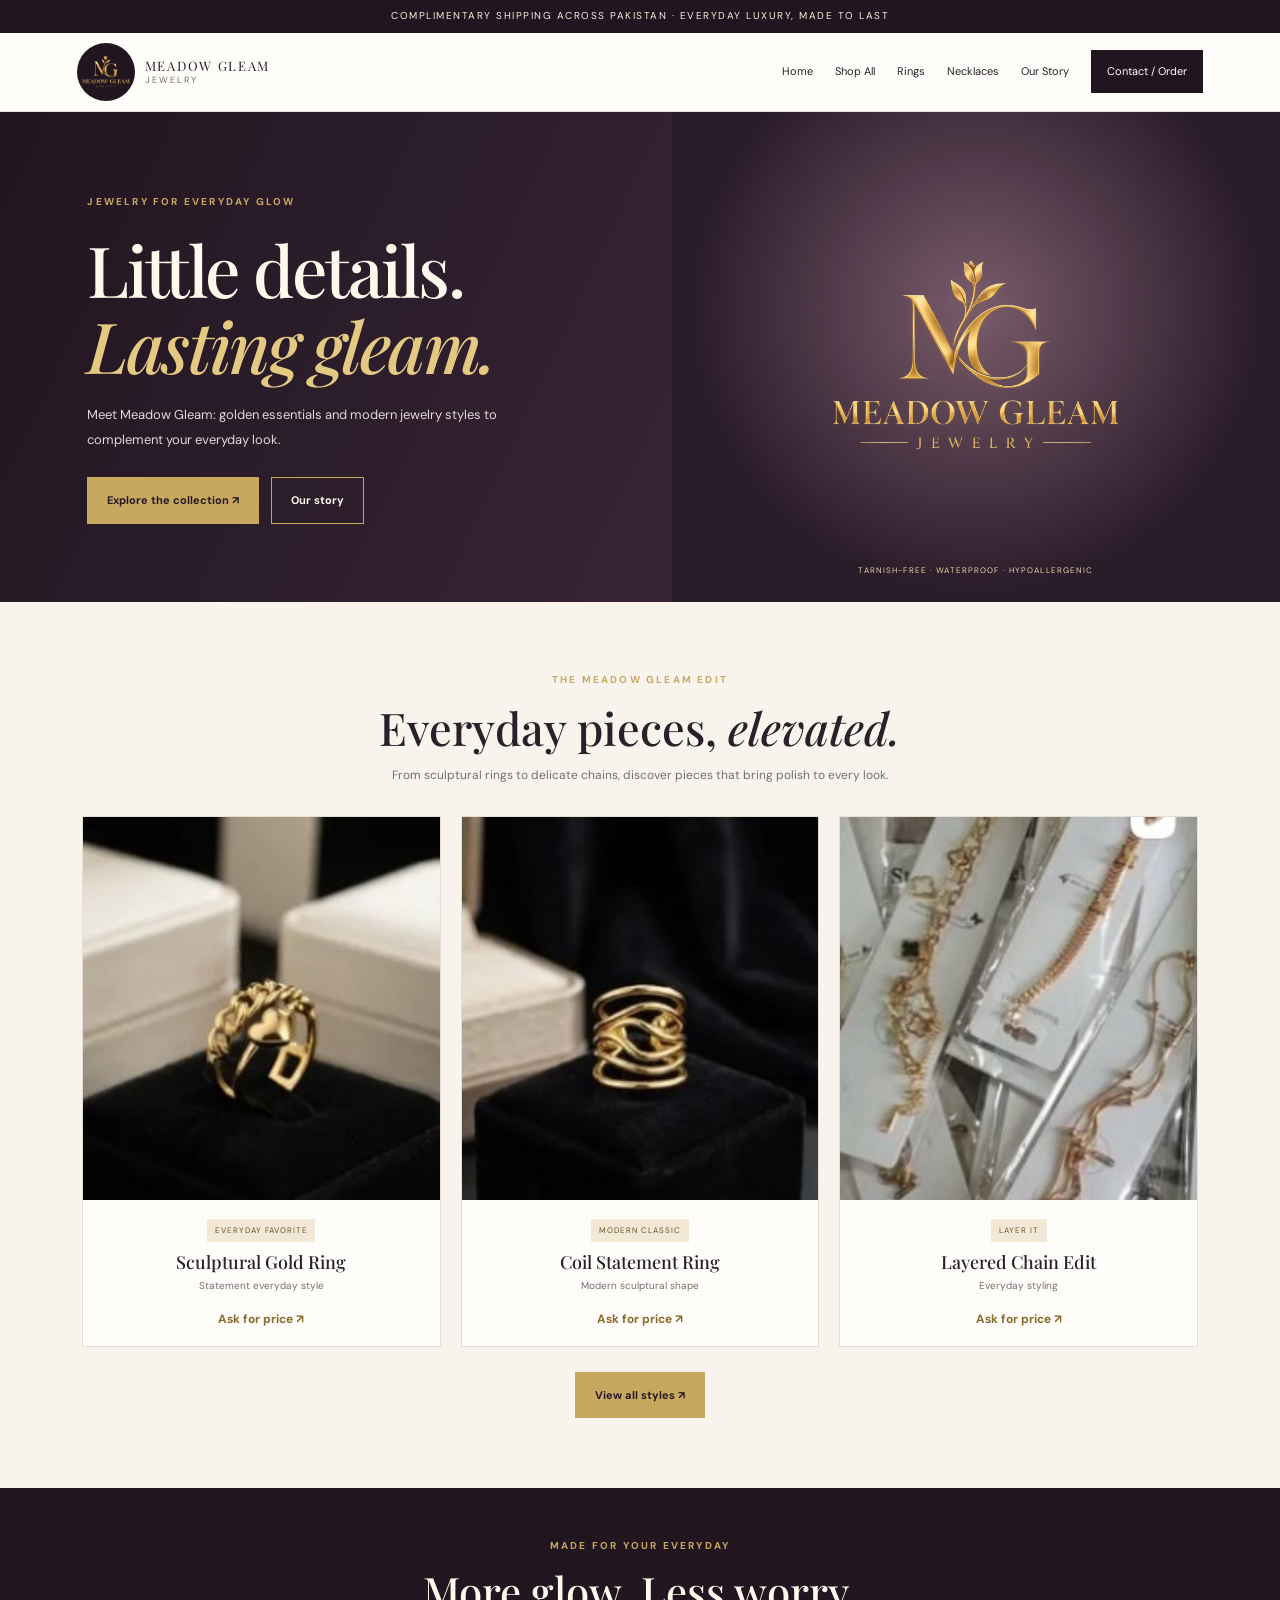
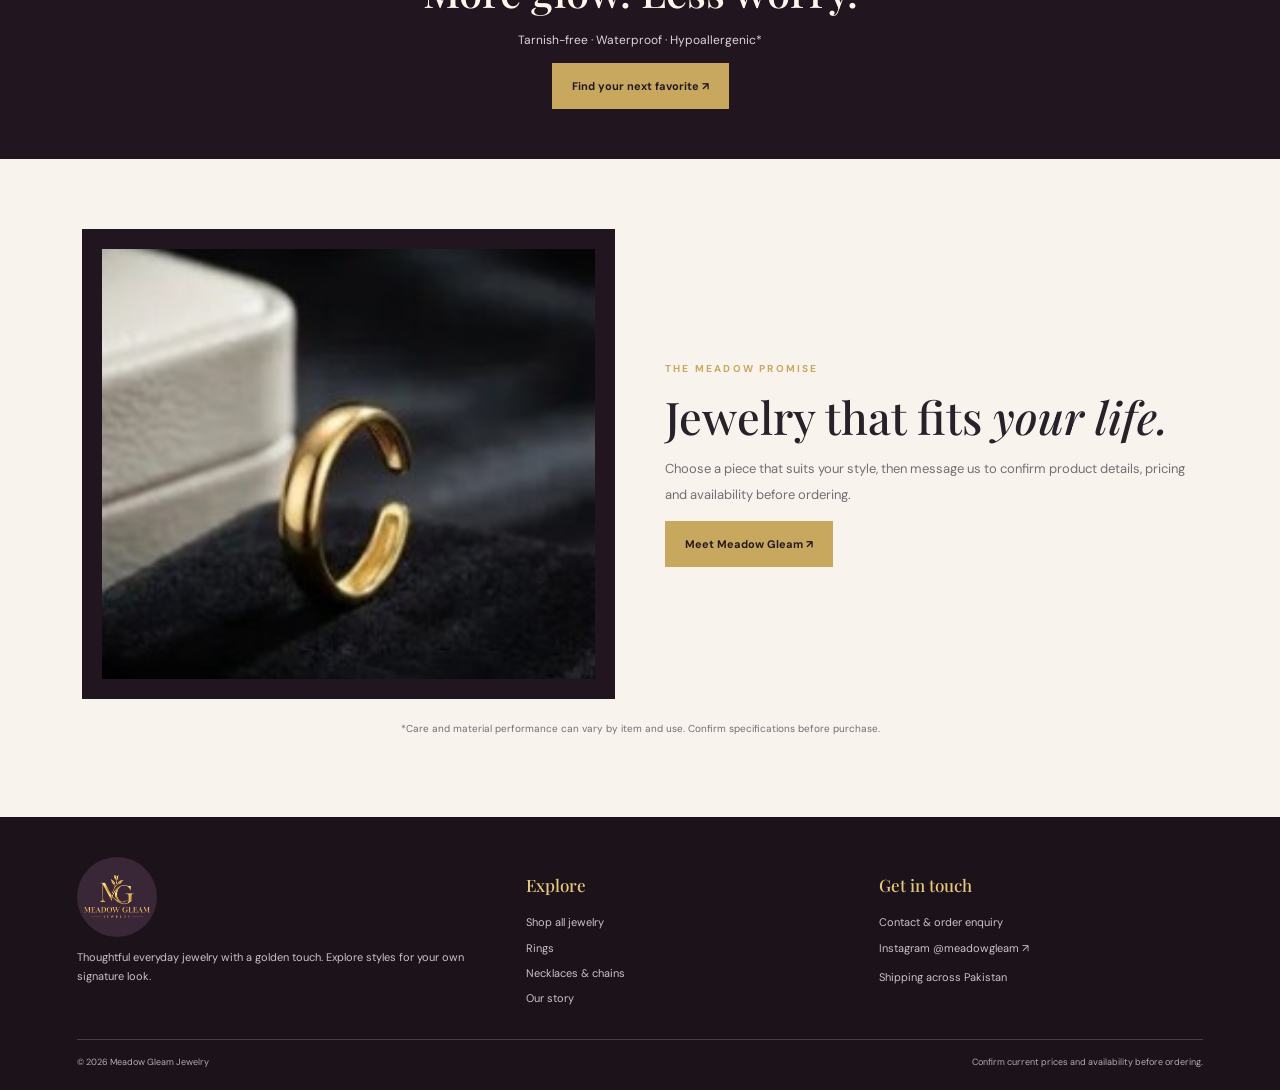
<file: index.html>
<!doctype html><html lang="en"><head><meta charset="utf-8"><meta name="viewport" content="width=device-width, initial-scale=1"><meta name="theme-color" content="#21151f"><meta name="description" content="Meadow Gleam Jewelry — premium stainless steel jewelry, shipping across Pakistan."><title>Home | Meadow Gleam Jewelry</title><link rel="stylesheet" href="styles.css"></head><body><div class="topbar">COMPLIMENTARY SHIPPING ACROSS PAKISTAN · EVERYDAY LUXURY, MADE TO LAST</div><header class="header"><a class="brand" href="index.html"><img src="assets/meadow-gleam-logo.png" alt="Meadow Gleam Jewelry logo"><span>MEADOW GLEAM<small>JEWELRY</small></span></a><button class="menu" aria-label="Toggle menu" aria-expanded="false">☰</button><nav class="nav"><a href="index.html">Home</a><a href="shop.html">Shop All</a><a href="rings.html">Rings</a><a href="necklaces.html">Necklaces</a><a href="about.html">Our Story</a><a class="nav-cta" href="contact.html">Contact / Order</a></nav></header><main><section class="hero"><div class="hero-copy"><div class="eyebrow">JEWELRY FOR EVERYDAY GLOW</div><h1>Little details.<br><em>Lasting gleam.</em></h1><p>Meet Meadow Gleam: golden essentials and modern jewelry styles to complement your everyday look.</p><div class="actions"><a class="btn" href="shop.html">Explore the collection ↗</a><a class="btn btn-outline" href="about.html">Our story</a></div></div><div class="hero-image"><img src="assets/meadow-gleam-logo.png" alt="Meadow Gleam gold monogram logo"></div></section><section class="section center"><div class="kicker">THE MEADOW GLEAM EDIT</div><h2>Everyday pieces, <em>elevated.</em></h2><p class="section-intro">From sculptural rings to delicate chains, discover pieces that bring polish to every look.</p><div class="products"><article class="product"><img src="assets/gold-ring.jpg" alt="Gold ring on display"><div class="product-info"><span class="tag">EVERYDAY FAVORITE</span><h3>Sculptural Gold Ring</h3><p>Statement everyday style</p><a class="price" href="contact.html">Ask for price ↗</a></div></article><article class="product"><img src="assets/gold-coil-ring.jpg" alt="Coiled gold ring"><div class="product-info"><span class="tag">MODERN CLASSIC</span><h3>Coil Statement Ring</h3><p>Modern sculptural shape</p><a class="price" href="contact.html">Ask for price ↗</a></div></article><article class="product"><img src="assets/jewelry-chain.jpg" alt="Gold chain jewelry"><div class="product-info"><span class="tag">LAYER IT</span><h3>Layered Chain Edit</h3><p>Everyday styling</p><a class="price" href="contact.html">Ask for price ↗</a></div></article></div><div class="actions" style="justify-content:center"><a class="btn" href="shop.html">View all styles ↗</a></div></section><section class="banner"><div class="kicker">MADE FOR YOUR EVERYDAY</div><h2>More glow. Less worry.</h2><p>Tarnish-free · Waterproof · Hypoallergenic*</p><a class="btn" href="contact.html">Find your next favorite ↗</a></section><section class="section"><div class="split"><div class="split-image"><img src="assets/gold-open-ring.jpg" alt="Gold-tone ring detail"></div><div><div class="kicker">THE MEADOW PROMISE</div><h2>Jewelry that fits <em>your life.</em></h2><p>Choose a piece that suits your style, then message us to confirm product details, pricing and availability before ordering.</p><a class="btn" href="about.html">Meet Meadow Gleam ↗</a></div></div><p class="notice">*Care and material performance can vary by item and use. Confirm specifications before purchase.</p></section></main><footer class="footer"><div class="footer-top"><div><img class="footer-logo" src="assets/meadow-gleam-logo.png" alt="Meadow Gleam logo"><p>Thoughtful everyday jewelry with a golden touch. Explore styles for your own signature look.</p></div><div><h3>Explore</h3><a href="shop.html">Shop all jewelry</a><a href="rings.html">Rings</a><a href="necklaces.html">Necklaces & chains</a><a href="about.html">Our story</a></div><div><h3>Get in touch</h3><a href="contact.html">Contact & order enquiry</a><a href="https://www.instagram.com/meadowgleam/" target="_blank" rel="noopener">Instagram @meadowgleam ↗</a><p>Shipping across Pakistan</p></div></div><div class="footer-bottom"><span>© <span class="year"></span> Meadow Gleam Jewelry</span><span>Confirm current prices and availability before ordering.</span></div></footer><script src="script.js"></script></body></html>
</file>
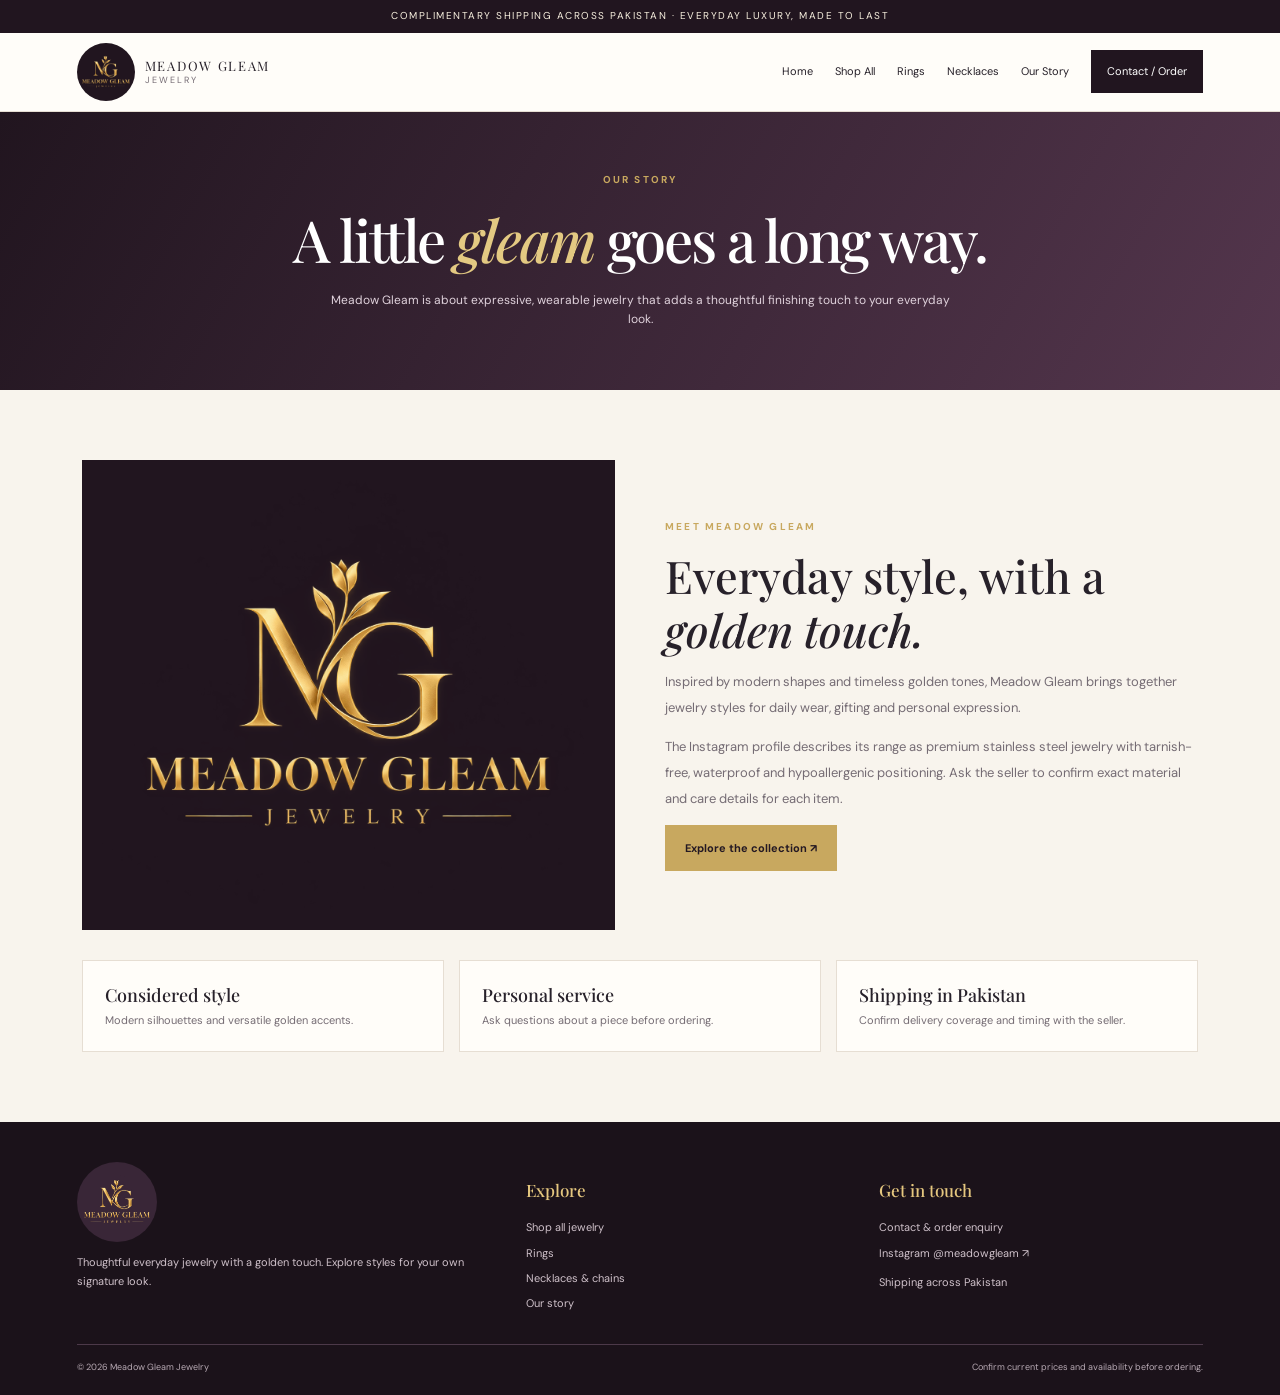
<file: about.html>
<!doctype html><html lang="en"><head><meta charset="utf-8"><meta name="viewport" content="width=device-width, initial-scale=1"><meta name="theme-color" content="#21151f"><meta name="description" content="Meadow Gleam Jewelry — premium stainless steel jewelry, shipping across Pakistan."><title>Our Story | Meadow Gleam Jewelry</title><link rel="stylesheet" href="styles.css"></head><body><div class="topbar">COMPLIMENTARY SHIPPING ACROSS PAKISTAN · EVERYDAY LUXURY, MADE TO LAST</div><header class="header"><a class="brand" href="index.html"><img src="assets/meadow-gleam-logo.png" alt="Meadow Gleam Jewelry logo"><span>MEADOW GLEAM<small>JEWELRY</small></span></a><button class="menu" aria-label="Toggle menu" aria-expanded="false">☰</button><nav class="nav"><a href="index.html">Home</a><a href="shop.html">Shop All</a><a href="rings.html">Rings</a><a href="necklaces.html">Necklaces</a><a href="about.html">Our Story</a><a class="nav-cta" href="contact.html">Contact / Order</a></nav></header><main><section class="page-hero"><div class="kicker">OUR STORY</div><h1 class="page-title">A little <em>gleam</em> goes a long way.</h1><p>Meadow Gleam is about expressive, wearable jewelry that adds a thoughtful finishing touch to your everyday look.</p></section><section class="section"><div class="split"><div class="split-image"><img src="assets/meadow-gleam-logo.png" alt="Meadow Gleam gold logo"></div><div><div class="kicker">MEET MEADOW GLEAM</div><h2>Everyday style, with a <em>golden touch.</em></h2><p>Inspired by modern shapes and timeless golden tones, Meadow Gleam brings together jewelry styles for daily wear, gifting and personal expression.</p><p>The Instagram profile describes its range as premium stainless steel jewelry with tarnish-free, waterproof and hypoallergenic positioning. Ask the seller to confirm exact material and care details for each item.</p><a class="btn" href="shop.html">Explore the collection ↗</a></div></div><div class="features"><div class="feature"><strong>Considered style</strong><p>Modern silhouettes and versatile golden accents.</p></div><div class="feature"><strong>Personal service</strong><p>Ask questions about a piece before ordering.</p></div><div class="feature"><strong>Shipping in Pakistan</strong><p>Confirm delivery coverage and timing with the seller.</p></div></div></section></main><footer class="footer"><div class="footer-top"><div><img class="footer-logo" src="assets/meadow-gleam-logo.png" alt="Meadow Gleam logo"><p>Thoughtful everyday jewelry with a golden touch. Explore styles for your own signature look.</p></div><div><h3>Explore</h3><a href="shop.html">Shop all jewelry</a><a href="rings.html">Rings</a><a href="necklaces.html">Necklaces & chains</a><a href="about.html">Our story</a></div><div><h3>Get in touch</h3><a href="contact.html">Contact & order enquiry</a><a href="https://www.instagram.com/meadowgleam/" target="_blank" rel="noopener">Instagram @meadowgleam ↗</a><p>Shipping across Pakistan</p></div></div><div class="footer-bottom"><span>© <span class="year"></span> Meadow Gleam Jewelry</span><span>Confirm current prices and availability before ordering.</span></div></footer><script src="script.js"></script></body></html>
</file>
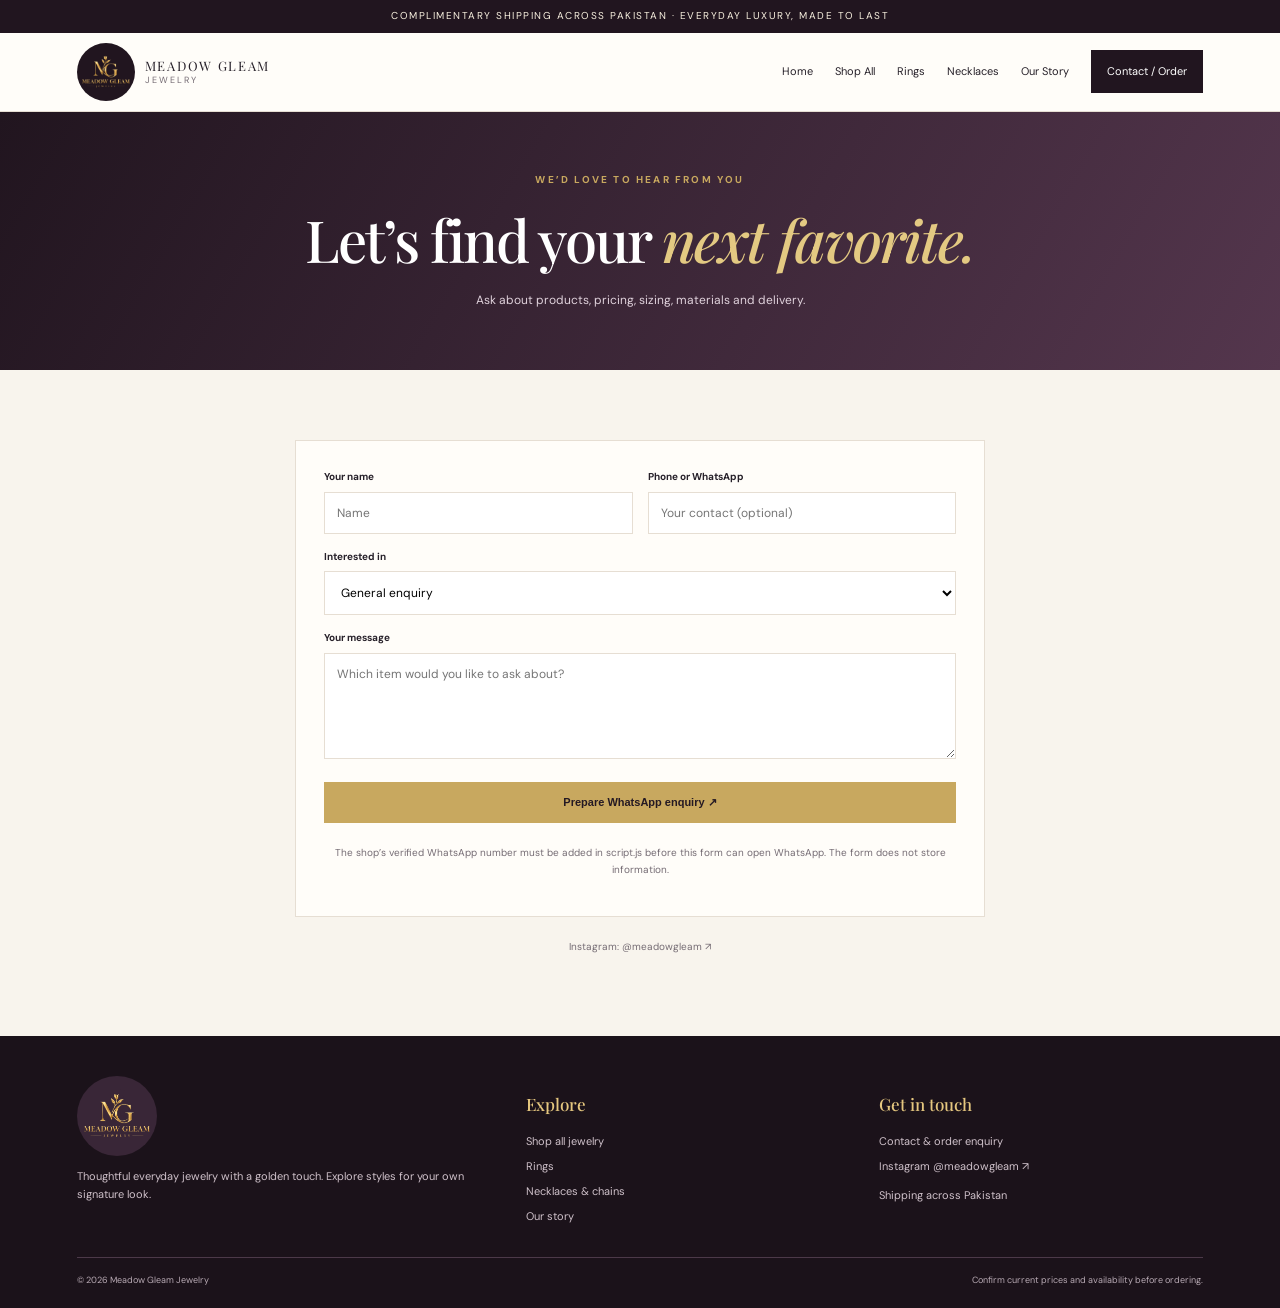
<file: contact.html>
<!doctype html><html lang="en"><head><meta charset="utf-8"><meta name="viewport" content="width=device-width, initial-scale=1"><meta name="theme-color" content="#21151f"><meta name="description" content="Meadow Gleam Jewelry — premium stainless steel jewelry, shipping across Pakistan."><title>Contact | Meadow Gleam Jewelry</title><link rel="stylesheet" href="styles.css"></head><body><div class="topbar">COMPLIMENTARY SHIPPING ACROSS PAKISTAN · EVERYDAY LUXURY, MADE TO LAST</div><header class="header"><a class="brand" href="index.html"><img src="assets/meadow-gleam-logo.png" alt="Meadow Gleam Jewelry logo"><span>MEADOW GLEAM<small>JEWELRY</small></span></a><button class="menu" aria-label="Toggle menu" aria-expanded="false">☰</button><nav class="nav"><a href="index.html">Home</a><a href="shop.html">Shop All</a><a href="rings.html">Rings</a><a href="necklaces.html">Necklaces</a><a href="about.html">Our Story</a><a class="nav-cta" href="contact.html">Contact / Order</a></nav></header><main><section class="page-hero"><div class="kicker">WE’D LOVE TO HEAR FROM YOU</div><h1 class="page-title">Let’s find your <em>next favorite.</em></h1><p>Ask about products, pricing, sizing, materials and delivery.</p></section><section class="section"><div class="form-wrap"><form id="orderForm"><div class="form-grid"><div><label for="name">Your name</label><input id="name" name="name" required placeholder="Name"></div><div><label for="contact">Phone or WhatsApp</label><input id="contact" name="contact" placeholder="Your contact (optional)"></div></div><label for="product">Interested in</label><select id="product" name="product"><option>General enquiry</option><option>Rings</option><option>Necklaces and chains</option><option>Other jewelry</option><option>Shipping and delivery</option></select><label for="message">Your message</label><textarea id="message" name="message" rows="5" required placeholder="Which item would you like to ask about?"></textarea><button class="btn" type="submit">Prepare WhatsApp enquiry ↗</button><p class="small-note">The shop’s verified WhatsApp number must be added in script.js before this form can open WhatsApp. The form does not store information.</p></form></div><p class="notice">Instagram: <a href="https://www.instagram.com/meadowgleam/" target="_blank" rel="noopener">@meadowgleam ↗</a></p></section></main><footer class="footer"><div class="footer-top"><div><img class="footer-logo" src="assets/meadow-gleam-logo.png" alt="Meadow Gleam logo"><p>Thoughtful everyday jewelry with a golden touch. Explore styles for your own signature look.</p></div><div><h3>Explore</h3><a href="shop.html">Shop all jewelry</a><a href="rings.html">Rings</a><a href="necklaces.html">Necklaces & chains</a><a href="about.html">Our story</a></div><div><h3>Get in touch</h3><a href="contact.html">Contact & order enquiry</a><a href="https://www.instagram.com/meadowgleam/" target="_blank" rel="noopener">Instagram @meadowgleam ↗</a><p>Shipping across Pakistan</p></div></div><div class="footer-bottom"><span>© <span class="year"></span> Meadow Gleam Jewelry</span><span>Confirm current prices and availability before ordering.</span></div></footer><script src="script.js"></script></body></html>
</file>
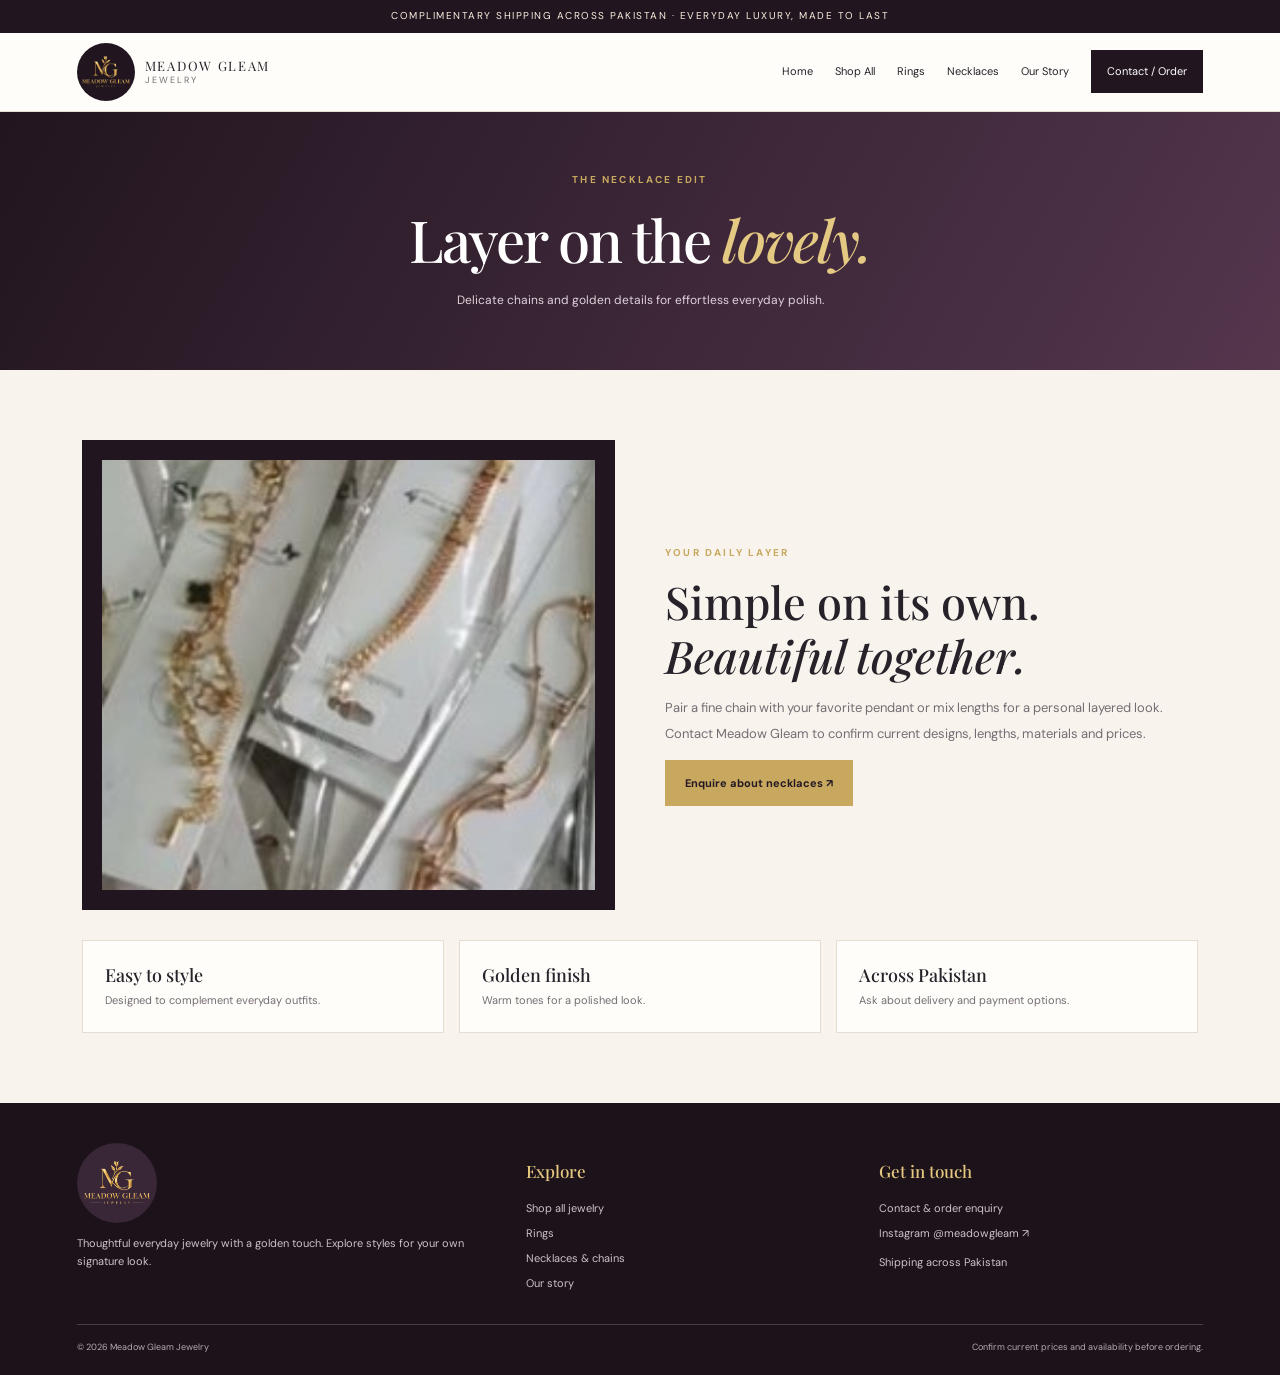
<file: necklaces.html>
<!doctype html><html lang="en"><head><meta charset="utf-8"><meta name="viewport" content="width=device-width, initial-scale=1"><meta name="theme-color" content="#21151f"><meta name="description" content="Meadow Gleam Jewelry — premium stainless steel jewelry, shipping across Pakistan."><title>Necklaces | Meadow Gleam Jewelry</title><link rel="stylesheet" href="styles.css"></head><body><div class="topbar">COMPLIMENTARY SHIPPING ACROSS PAKISTAN · EVERYDAY LUXURY, MADE TO LAST</div><header class="header"><a class="brand" href="index.html"><img src="assets/meadow-gleam-logo.png" alt="Meadow Gleam Jewelry logo"><span>MEADOW GLEAM<small>JEWELRY</small></span></a><button class="menu" aria-label="Toggle menu" aria-expanded="false">☰</button><nav class="nav"><a href="index.html">Home</a><a href="shop.html">Shop All</a><a href="rings.html">Rings</a><a href="necklaces.html">Necklaces</a><a href="about.html">Our Story</a><a class="nav-cta" href="contact.html">Contact / Order</a></nav></header><main><section class="page-hero"><div class="kicker">THE NECKLACE EDIT</div><h1 class="page-title">Layer on the <em>lovely.</em></h1><p>Delicate chains and golden details for effortless everyday polish.</p></section><section class="section"><div class="split"><div class="split-image"><img src="assets/jewelry-chain.jpg" alt="Gold-tone chains shown in supplied profile screenshot"></div><div><div class="kicker">YOUR DAILY LAYER</div><h2>Simple on its own.<br><em>Beautiful together.</em></h2><p>Pair a fine chain with your favorite pendant or mix lengths for a personal layered look. Contact Meadow Gleam to confirm current designs, lengths, materials and prices.</p><a class="btn" href="contact.html">Enquire about necklaces ↗</a></div></div><div class="features"><div class="feature"><strong>Easy to style</strong><p>Designed to complement everyday outfits.</p></div><div class="feature"><strong>Golden finish</strong><p>Warm tones for a polished look.</p></div><div class="feature"><strong>Across Pakistan</strong><p>Ask about delivery and payment options.</p></div></div></section></main><footer class="footer"><div class="footer-top"><div><img class="footer-logo" src="assets/meadow-gleam-logo.png" alt="Meadow Gleam logo"><p>Thoughtful everyday jewelry with a golden touch. Explore styles for your own signature look.</p></div><div><h3>Explore</h3><a href="shop.html">Shop all jewelry</a><a href="rings.html">Rings</a><a href="necklaces.html">Necklaces & chains</a><a href="about.html">Our story</a></div><div><h3>Get in touch</h3><a href="contact.html">Contact & order enquiry</a><a href="https://www.instagram.com/meadowgleam/" target="_blank" rel="noopener">Instagram @meadowgleam ↗</a><p>Shipping across Pakistan</p></div></div><div class="footer-bottom"><span>© <span class="year"></span> Meadow Gleam Jewelry</span><span>Confirm current prices and availability before ordering.</span></div></footer><script src="script.js"></script></body></html>
</file>
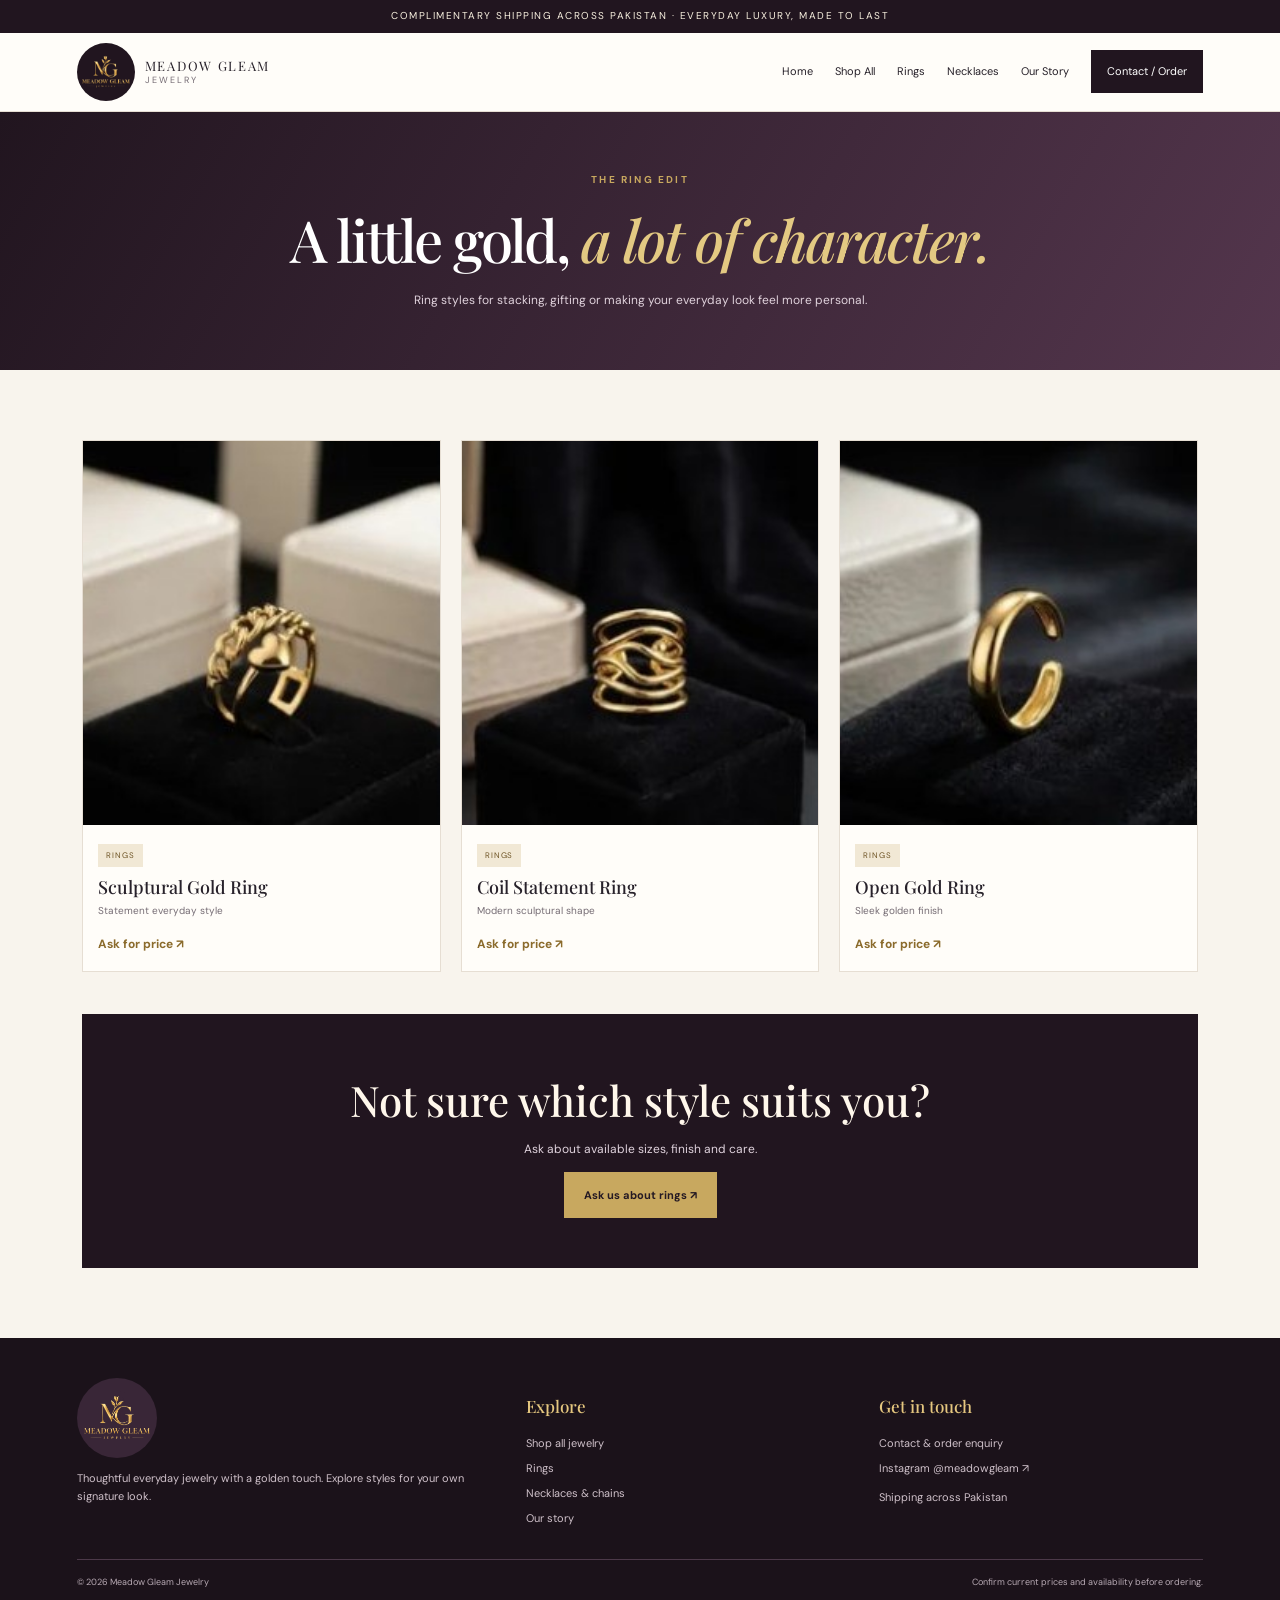
<file: rings.html>
<!doctype html><html lang="en"><head><meta charset="utf-8"><meta name="viewport" content="width=device-width, initial-scale=1"><meta name="theme-color" content="#21151f"><meta name="description" content="Meadow Gleam Jewelry — premium stainless steel jewelry, shipping across Pakistan."><title>Rings | Meadow Gleam Jewelry</title><link rel="stylesheet" href="styles.css"></head><body><div class="topbar">COMPLIMENTARY SHIPPING ACROSS PAKISTAN · EVERYDAY LUXURY, MADE TO LAST</div><header class="header"><a class="brand" href="index.html"><img src="assets/meadow-gleam-logo.png" alt="Meadow Gleam Jewelry logo"><span>MEADOW GLEAM<small>JEWELRY</small></span></a><button class="menu" aria-label="Toggle menu" aria-expanded="false">☰</button><nav class="nav"><a href="index.html">Home</a><a href="shop.html">Shop All</a><a href="rings.html">Rings</a><a href="necklaces.html">Necklaces</a><a href="about.html">Our Story</a><a class="nav-cta" href="contact.html">Contact / Order</a></nav></header><main><section class="page-hero"><div class="kicker">THE RING EDIT</div><h1 class="page-title">A little gold, <em>a lot of character.</em></h1><p>Ring styles for stacking, gifting or making your everyday look feel more personal.</p></section><section class="section"><div class="products"><article class="product"><img src="assets/gold-ring.jpg" alt="Sculptural Gold Ring"><div class="product-info"><span class="tag">RINGS</span><h3>Sculptural Gold Ring</h3><p>Statement everyday style</p><a class="price" href="contact.html">Ask for price ↗</a></div></article><article class="product"><img src="assets/gold-coil-ring.jpg" alt="Coil Statement Ring"><div class="product-info"><span class="tag">RINGS</span><h3>Coil Statement Ring</h3><p>Modern sculptural shape</p><a class="price" href="contact.html">Ask for price ↗</a></div></article><article class="product"><img src="assets/gold-open-ring.jpg" alt="Open Gold Ring"><div class="product-info"><span class="tag">RINGS</span><h3>Open Gold Ring</h3><p>Sleek golden finish</p><a class="price" href="contact.html">Ask for price ↗</a></div></article></div><div class="banner" style="margin-top:42px"><h2>Not sure which style suits you?</h2><p>Ask about available sizes, finish and care.</p><a class="btn" href="contact.html">Ask us about rings ↗</a></div></section></main><footer class="footer"><div class="footer-top"><div><img class="footer-logo" src="assets/meadow-gleam-logo.png" alt="Meadow Gleam logo"><p>Thoughtful everyday jewelry with a golden touch. Explore styles for your own signature look.</p></div><div><h3>Explore</h3><a href="shop.html">Shop all jewelry</a><a href="rings.html">Rings</a><a href="necklaces.html">Necklaces & chains</a><a href="about.html">Our story</a></div><div><h3>Get in touch</h3><a href="contact.html">Contact & order enquiry</a><a href="https://www.instagram.com/meadowgleam/" target="_blank" rel="noopener">Instagram @meadowgleam ↗</a><p>Shipping across Pakistan</p></div></div><div class="footer-bottom"><span>© <span class="year"></span> Meadow Gleam Jewelry</span><span>Confirm current prices and availability before ordering.</span></div></footer><script src="script.js"></script></body></html>
</file>
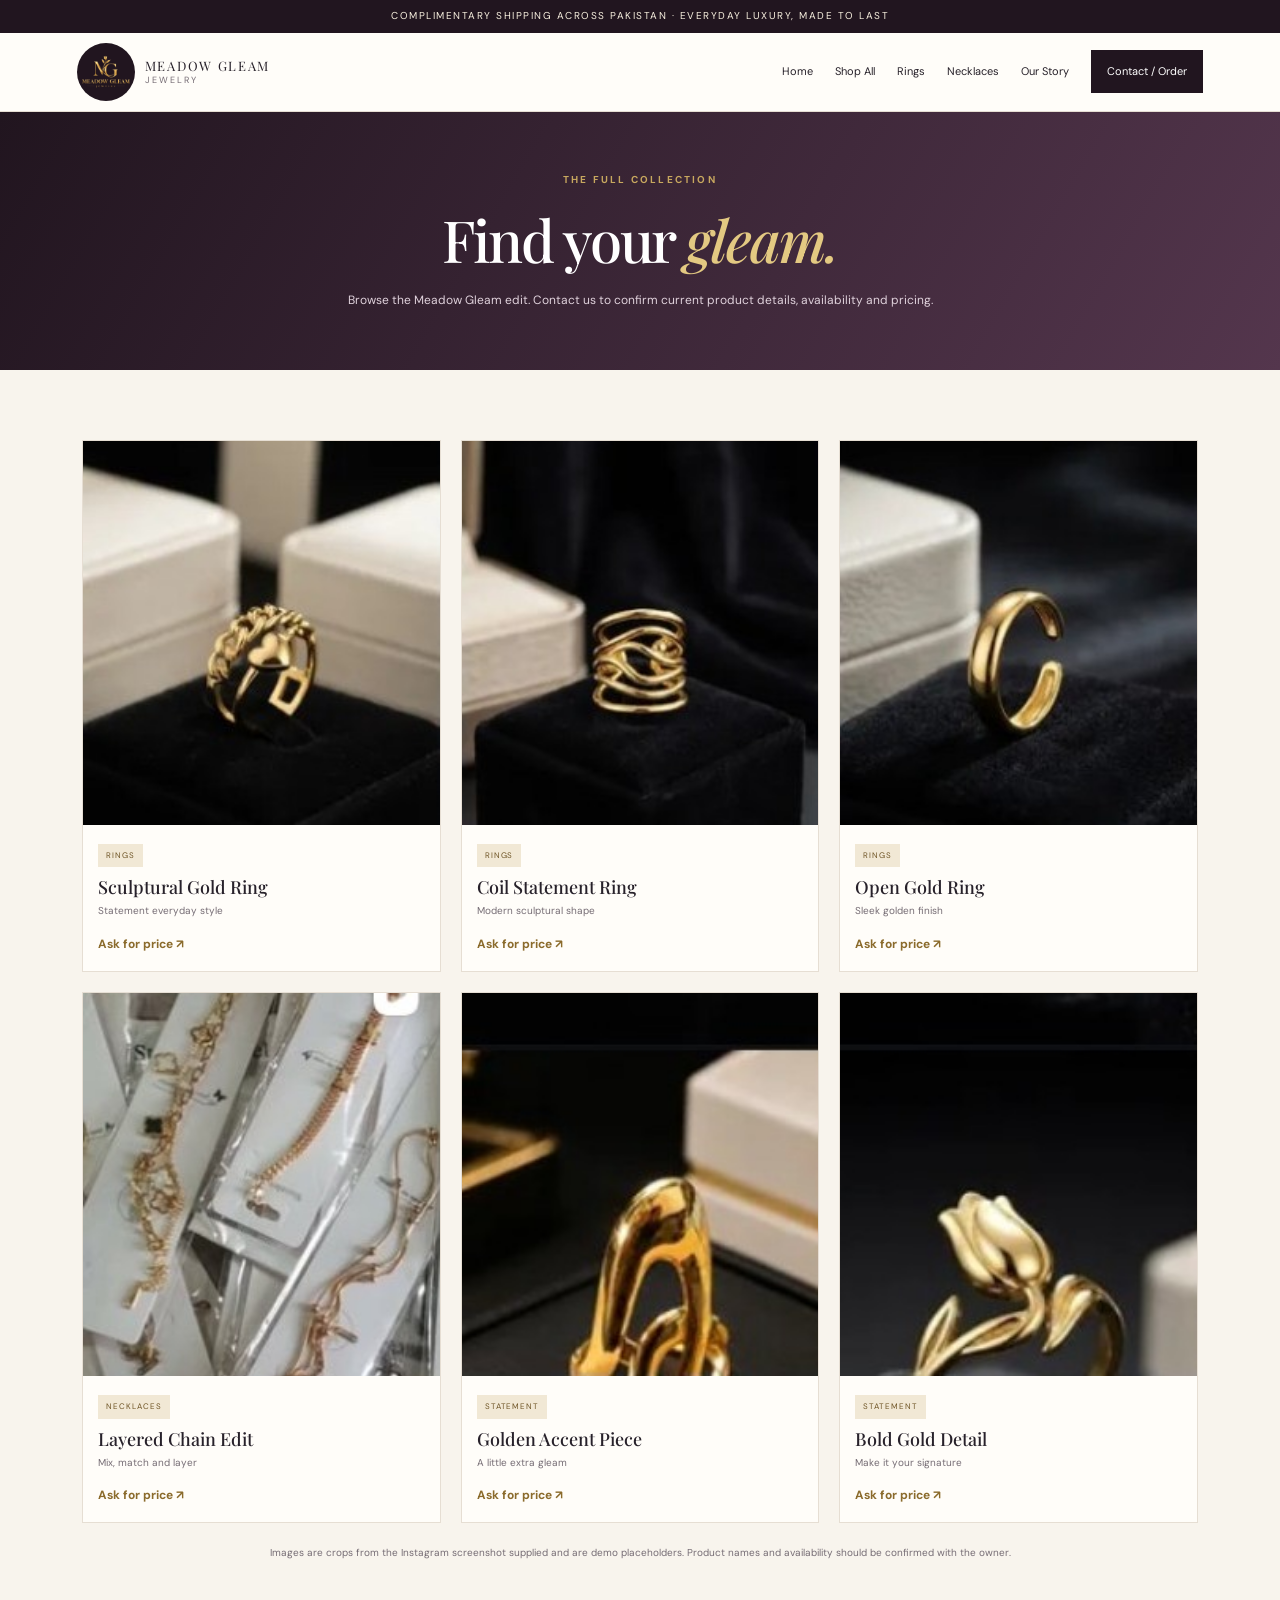
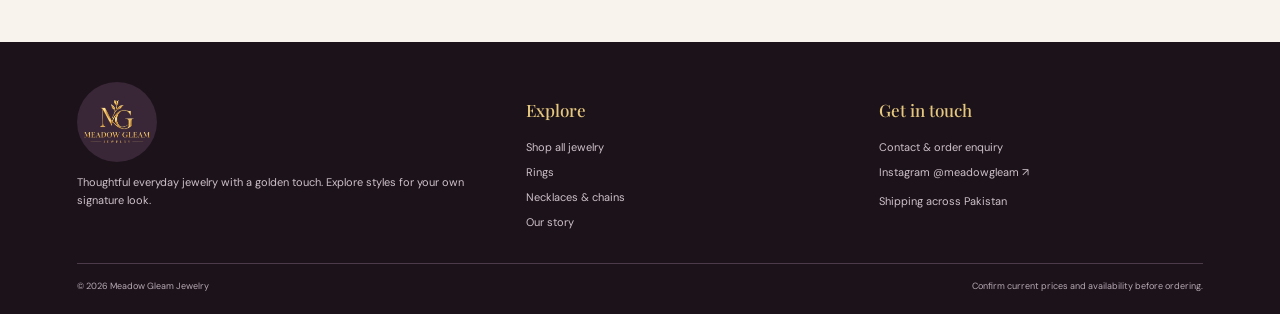
<file: shop.html>
<!doctype html><html lang="en"><head><meta charset="utf-8"><meta name="viewport" content="width=device-width, initial-scale=1"><meta name="theme-color" content="#21151f"><meta name="description" content="Meadow Gleam Jewelry — premium stainless steel jewelry, shipping across Pakistan."><title>Shop All | Meadow Gleam Jewelry</title><link rel="stylesheet" href="styles.css"></head><body><div class="topbar">COMPLIMENTARY SHIPPING ACROSS PAKISTAN · EVERYDAY LUXURY, MADE TO LAST</div><header class="header"><a class="brand" href="index.html"><img src="assets/meadow-gleam-logo.png" alt="Meadow Gleam Jewelry logo"><span>MEADOW GLEAM<small>JEWELRY</small></span></a><button class="menu" aria-label="Toggle menu" aria-expanded="false">☰</button><nav class="nav"><a href="index.html">Home</a><a href="shop.html">Shop All</a><a href="rings.html">Rings</a><a href="necklaces.html">Necklaces</a><a href="about.html">Our Story</a><a class="nav-cta" href="contact.html">Contact / Order</a></nav></header><main><section class="page-hero"><div class="kicker">THE FULL COLLECTION</div><h1 class="page-title">Find your <em>gleam.</em></h1><p>Browse the Meadow Gleam edit. Contact us to confirm current product details, availability and pricing.</p></section><section class="section"><div class="products"><article class="product"><img src="assets/gold-ring.jpg" alt="Sculptural Gold Ring"><div class="product-info"><span class="tag">RINGS</span><h3>Sculptural Gold Ring</h3><p>Statement everyday style</p><a class="price" href="contact.html">Ask for price ↗</a></div></article><article class="product"><img src="assets/gold-coil-ring.jpg" alt="Coil Statement Ring"><div class="product-info"><span class="tag">RINGS</span><h3>Coil Statement Ring</h3><p>Modern sculptural shape</p><a class="price" href="contact.html">Ask for price ↗</a></div></article><article class="product"><img src="assets/gold-open-ring.jpg" alt="Open Gold Ring"><div class="product-info"><span class="tag">RINGS</span><h3>Open Gold Ring</h3><p>Sleek golden finish</p><a class="price" href="contact.html">Ask for price ↗</a></div></article><article class="product"><img src="assets/jewelry-chain.jpg" alt="Layered Chain Edit"><div class="product-info"><span class="tag">NECKLACES</span><h3>Layered Chain Edit</h3><p>Mix, match and layer</p><a class="price" href="contact.html">Ask for price ↗</a></div></article><article class="product"><img src="assets/gold-earring.jpg" alt="Golden Accent Piece"><div class="product-info"><span class="tag">STATEMENT</span><h3>Golden Accent Piece</h3><p>A little extra gleam</p><a class="price" href="contact.html">Ask for price ↗</a></div></article><article class="product"><img src="assets/gold-statement-jewelry.jpg" alt="Bold Gold Detail"><div class="product-info"><span class="tag">STATEMENT</span><h3>Bold Gold Detail</h3><p>Make it your signature</p><a class="price" href="contact.html">Ask for price ↗</a></div></article></div><p class="notice">Images are crops from the Instagram screenshot supplied and are demo placeholders. Product names and availability should be confirmed with the owner.</p></section></main><footer class="footer"><div class="footer-top"><div><img class="footer-logo" src="assets/meadow-gleam-logo.png" alt="Meadow Gleam logo"><p>Thoughtful everyday jewelry with a golden touch. Explore styles for your own signature look.</p></div><div><h3>Explore</h3><a href="shop.html">Shop all jewelry</a><a href="rings.html">Rings</a><a href="necklaces.html">Necklaces & chains</a><a href="about.html">Our story</a></div><div><h3>Get in touch</h3><a href="contact.html">Contact & order enquiry</a><a href="https://www.instagram.com/meadowgleam/" target="_blank" rel="noopener">Instagram @meadowgleam ↗</a><p>Shipping across Pakistan</p></div></div><div class="footer-bottom"><span>© <span class="year"></span> Meadow Gleam Jewelry</span><span>Confirm current prices and availability before ordering.</span></div></footer><script src="script.js"></script></body></html>
</file>
<file: styles.css>
@import url('https://fonts.googleapis.com/css2?family=DM+Sans:wght@400;500;600;700&family=Playfair+Display:ital,wght@0,500;0,600;1,500&display=swap');:root{--plum:#21151f;--plum2:#392637;--gold:#c8a85f;--cream:#f8f4ed;--ink:#27212a;--muted:#756c74;--line:#e6ded3;--sans:'DM Sans',Arial,sans-serif;--serif:'Playfair Display',Georgia,serif}*{box-sizing:border-box}html{scroll-behavior:smooth}body{margin:0;background:var(--cream);color:var(--ink);font-family:var(--sans);line-height:1.65}a{color:inherit;text-decoration:none}img{max-width:100%;display:block}.topbar{background:var(--plum);color:#f8f0df;text-align:center;padding:8px;font-size:10px;letter-spacing:.15em}.header{background:#fffdf9;display:flex;align-items:center;justify-content:space-between;padding:10px 6%;gap:20px;border-bottom:1px solid var(--line);position:sticky;top:0;z-index:20}.brand{display:flex;align-items:center;gap:10px}.brand img{width:58px;height:58px;object-fit:contain;background:var(--plum);border-radius:50%}.brand span{font:13px var(--serif);letter-spacing:.13em}.brand small{display:block;font:9px var(--sans);letter-spacing:.22em;color:var(--muted)}.nav{display:flex;align-items:center;gap:22px;font-size:11px}.nav a:hover{color:#9a7736}.nav .nav-cta{background:var(--plum);color:white;padding:12px 16px}.menu{display:none;background:none;border:0;font-size:24px}.hero{background:linear-gradient(115deg,#21151f,#392637 65%,#6a4c5b);color:#fff8ec;display:grid;grid-template-columns:1.05fr .95fr;min-height:490px}.hero-copy{padding:70px 8% 65px 13%;align-self:center}.eyebrow,.kicker{font-size:10px;letter-spacing:.22em;color:var(--gold);font-weight:700}.hero h1,.page-title{font:500 clamp(42px,5.5vw,72px)/1.08 var(--serif);margin:20px 0;letter-spacing:-.035em}.hero h1 em,.page-title em{color:#e3c982}.hero p{font-size:13px;color:#e1d7dd;max-width:430px;line-height:1.9}.actions{display:flex;gap:12px;flex-wrap:wrap;margin-top:25px}.btn{display:inline-flex;align-items:center;justify-content:center;gap:12px;background:var(--gold);color:#241923;padding:13px 19px;font-size:11px;font-weight:700;border:1px solid var(--gold);cursor:pointer;transition:.2s}.btn:hover{transform:translateY(-2px)}.btn-outline{background:transparent;color:#fff8ec}.hero-image{position:relative;min-height:360px;display:flex;align-items:center;justify-content:center;background:radial-gradient(circle at 50% 40%,#795b6b,#2b1c2a 67%)}.hero-image img{width:min(75%,350px);aspect-ratio:1;object-fit:contain;border-radius:50%}.hero-image:after{content:'TARNISH-FREE · WATERPROOF · HYPOALLERGENIC';position:absolute;bottom:24px;font-size:8px;letter-spacing:.14em;color:#e7d5ac;text-align:center}.section{max-width:1180px;margin:auto;padding:70px 32px}.center{text-align:center}.section h2,.split h2{font:500 clamp(30px,4vw,45px)/1.2 var(--serif);margin:12px 0}.section-intro{max-width:600px;margin:0 auto 30px;color:var(--muted);font-size:12px}.products{display:grid;grid-template-columns:repeat(3,minmax(0,1fr));gap:20px}.product{background:#fffdf9;border:1px solid var(--line);overflow:hidden;transition:.25s}.product:hover{transform:translateY(-4px);box-shadow:0 15px 32px #2b1c2a10}.product img{width:100%;aspect-ratio:4/4.3;object-fit:cover;background:#21151f}.product-info{padding:15px}.product-info h3{font:500 18px var(--serif);margin:0 0 4px}.product-info p{font-size:10px;color:var(--muted);margin:0 0 10px}.price{font-size:12px;font-weight:700;color:#8b6b2c}.tag{display:inline-block;font-size:8px;letter-spacing:.12em;padding:5px 8px;background:#f1e8d5;color:#6e5425;margin-bottom:8px}.split{display:grid;grid-template-columns:1fr 1fr;align-items:center;gap:50px}.split-image{background:var(--plum);padding:20px}.split-image img{width:100%;max-height:430px;object-fit:cover}.split p{font-size:13px;color:var(--muted);line-height:2}.features{display:grid;grid-template-columns:repeat(3,1fr);gap:15px;margin-top:30px}.feature{padding:22px;border:1px solid var(--line);background:#fffdf9}.feature strong{font:500 18px var(--serif);display:block}.feature p{font-size:11px;color:var(--muted);margin:4px 0 0}.banner{background:var(--plum);color:#fff7eb;padding:50px 24px;text-align:center}.banner h2{font:500 clamp(28px,4vw,42px) var(--serif);margin:8px 0}.banner p{font-size:12px;color:#e0d3dd}.form-wrap{max-width:690px;margin:auto;background:#fffdf9;padding:28px;border:1px solid var(--line)}.form-grid{display:grid;grid-template-columns:1fr 1fr;gap:15px}.form-wrap label{display:block;font-size:10px;font-weight:700;margin:0 0 6px}.form-wrap input,.form-wrap select,.form-wrap textarea{width:100%;padding:12px;border:1px solid var(--line);background:white;font:12px var(--sans);margin-bottom:15px}.form-wrap textarea{resize:vertical}.form-wrap .btn{width:100%}.small-note,.notice{font-size:10px;color:var(--muted);text-align:center;margin-top:22px}.page-hero{background:linear-gradient(120deg,#21151f,#54364d);color:white;padding:60px 7%;text-align:center}.page-hero .page-title{font-size:clamp(38px,5vw,58px)}.page-hero p{font-size:12px;color:#e0d2dc;max-width:620px;margin:auto}.footer{background:#1b121a;color:#eae0d9;padding:40px 6% 20px}.footer-top{display:grid;grid-template-columns:1.3fr 1fr 1fr;gap:28px;padding-bottom:25px}.footer-logo{width:80px;height:80px;object-fit:contain;border-radius:50%;background:var(--plum2)}.footer h3{font:500 17px var(--serif);color:#e5c77f}.footer p,.footer a{font-size:11px;color:#cfc1ca}.footer a{display:block;margin:7px 0}.footer-bottom{border-top:1px solid #4c3949;padding-top:15px;font-size:9px;color:#b8aab4;display:flex;justify-content:space-between;gap:15px}@media(max-width:850px){.header{padding:10px 4%}.menu{display:block}.nav{display:none;position:absolute;top:78px;left:0;right:0;padding:20px;background:#fffdf9;flex-direction:column;align-items:stretch;border-bottom:1px solid var(--line)}.nav.open{display:flex}.nav .nav-cta{text-align:center}.hero{grid-template-columns:1fr}.hero-copy{padding:50px 8% 30px}.hero-image{min-height:280px}.hero-image img{width:220px}.split{gap:25px}.footer-top{grid-template-columns:1fr 1fr}.footer-top>div:first-child{grid-column:1/-1}}@media(max-width:580px){.topbar{font-size:8px}.brand img{width:47px;height:47px}.brand span{font-size:11px}.brand small{font-size:8px}.section{padding:50px 18px}.products{grid-template-columns:repeat(2,minmax(0,1fr));gap:12px}.product-info{padding:11px}.product-info h3{font-size:15px}.product-info p{font-size:9px}.split{grid-template-columns:1fr}.split-image{padding:12px}.features{grid-template-columns:1fr}.form-wrap{padding:18px}.form-grid{grid-template-columns:1fr;gap:0}.footer-top{grid-template-columns:1fr}.footer-top>div:first-child{grid-column:auto}.footer-bottom{flex-direction:column}.hero h1{font-size:48px}}@media(prefers-reduced-motion:reduce){*{scroll-behavior:auto!important;transition:none!important}}
</file>
